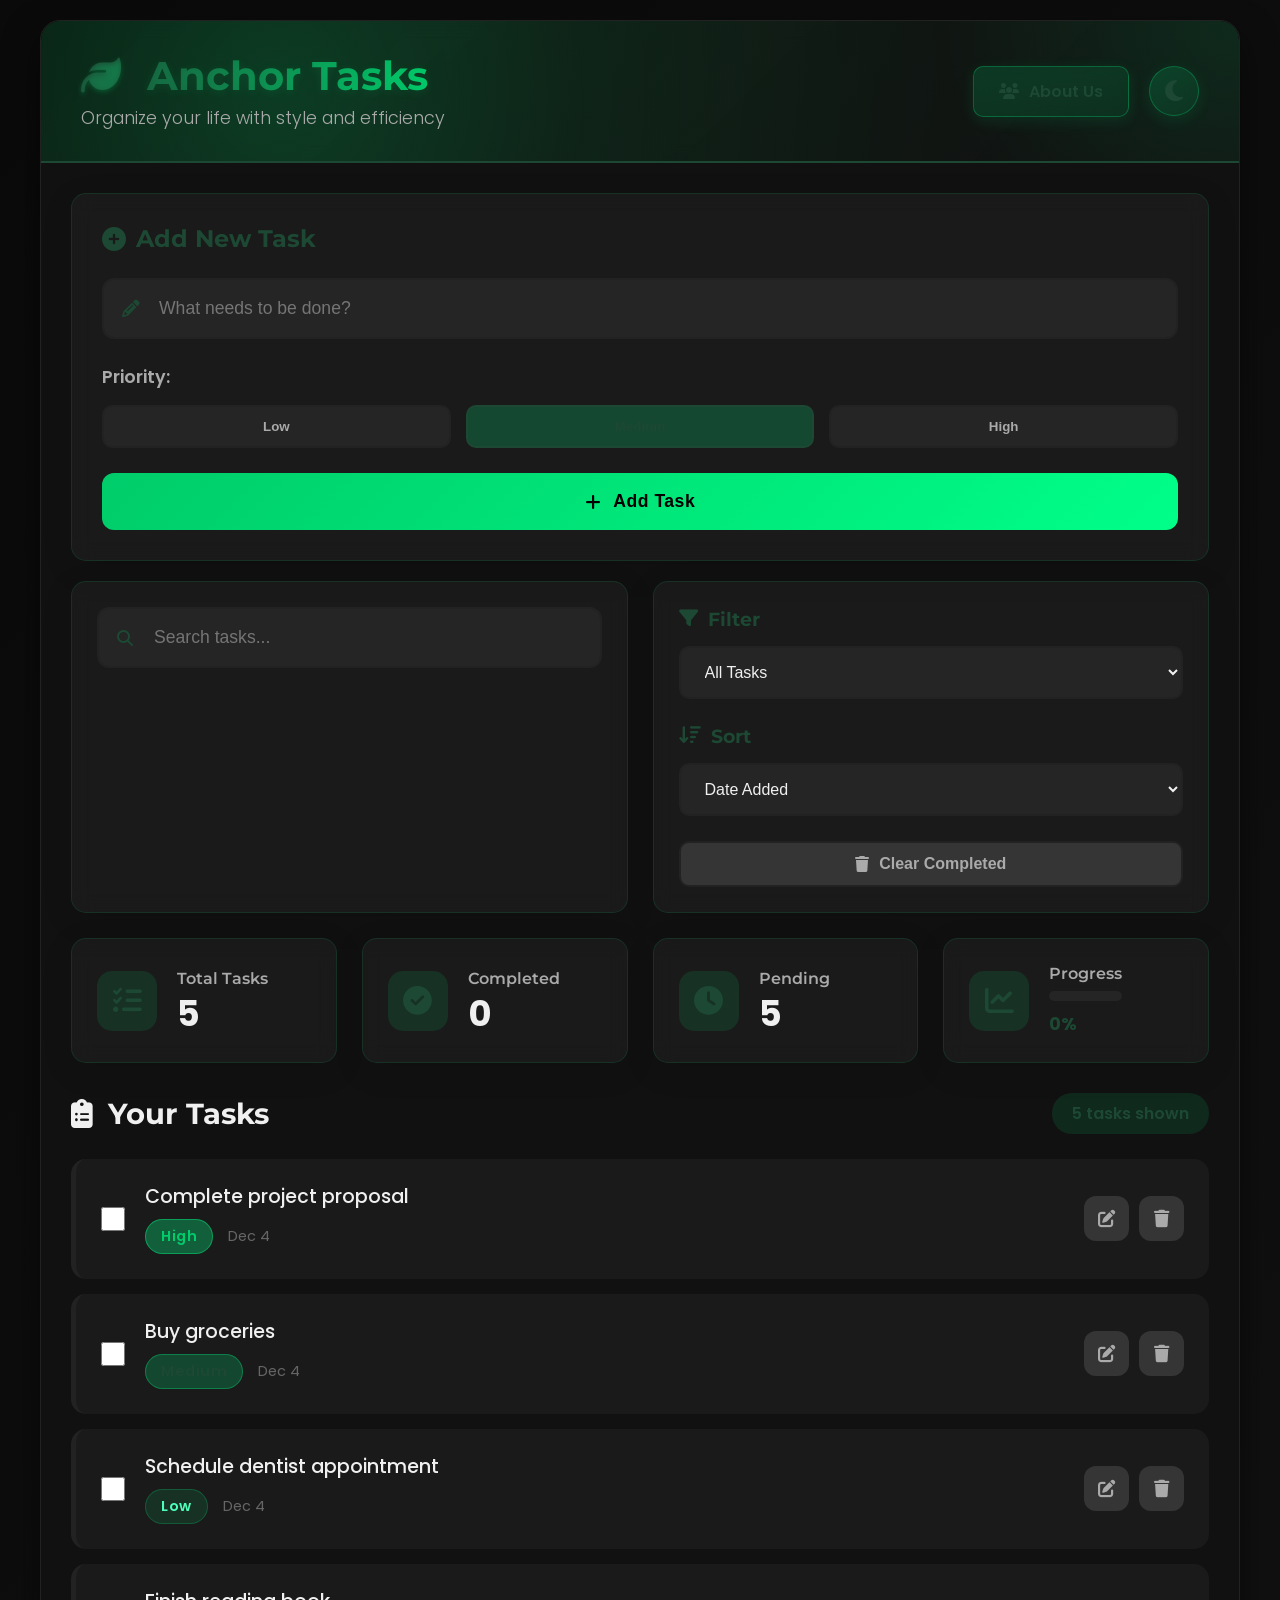
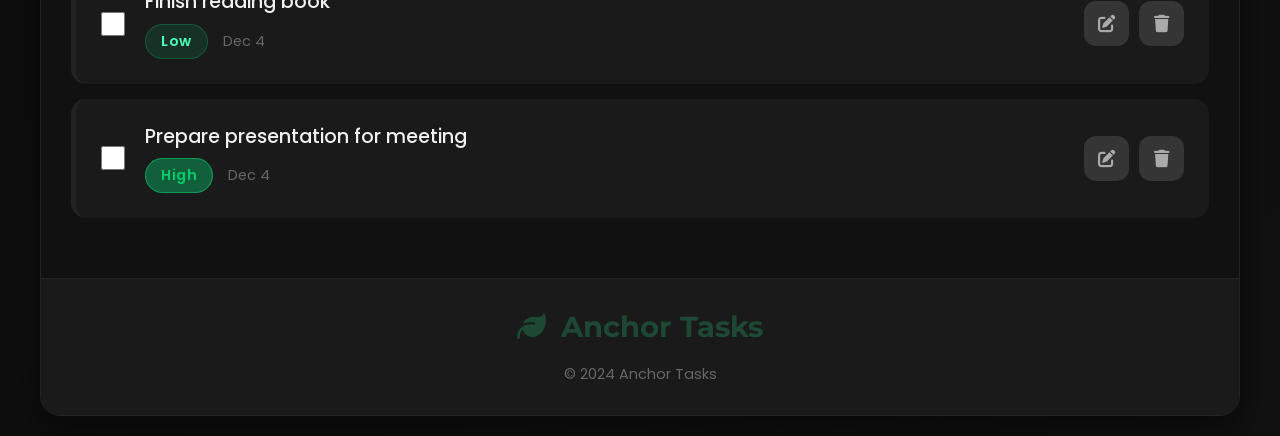
<file: frontend/index.html>
<!DOCTYPE html>
<html lang="en">
<head>
    <meta charset="UTF-8">
    <meta name="viewport" content="width=device-width, initial-scale=1.0">
    <title>Anchor Tasks</title>
    <link rel="icon" href="index.png" type="image/png">
    <link rel="stylesheet" href="style.css">
    <link rel="stylesheet" href="https://cdnjs.cloudflare.com/ajax/libs/font-awesome/6.4.0/css/all.min.css">
    <link href="https://fonts.googleapis.com/css2?family=Montserrat:wght@400;500;600;700&family=Poppins:wght@300;400;500&display=swap" rel="stylesheet">
</head>
<body>
    <div class="container">
        <!-- Header Section  haha i did some edit  -->
        <header class="header">
            <div class="header-content">
                <h1><i class="fas fa-leaf"></i> Anchor Tasks</h1>
                <p class="subtitle">Organize your life with style and efficiency</p>
            </div>
            <div class="header-actions">
                <a href="about.html" class="btn-about" target="_self">
                    <i class="fas fa-users"></i> About Us
                </a>
                <button id="themeToggle" class="theme-toggle">
                    <i class="fas fa-moon"></i>
                </button>
            </div>
        </header>

        <!-- Main Content -->
        <main class="main-content">
            <!-- Task Input Section -->
            <section class="input-section glassmorphism">
                <h2><i class="fas fa-plus-circle"></i> Add New Task</h2>
                <div class="input-group">
                    <div class="input-with-icon">
                        <i class="fas fa-pencil-alt"></i>
                        <input type="text" id="taskInput" placeholder="What needs to be done?">
                    </div>
                    <div class="priority-selector">
                        <label>Priority:</label>
                        <div class="priority-options">
                            <button class="priority-btn" data-priority="low">Low</button>
                            <button class="priority-btn active" data-priority="medium">Medium</button>
                            <button class="priority-btn" data-priority="high">High</button>
                        </div>
                    </div>
                    <button id="addTaskBtn" class="btn-primary">
                        <i class="fas fa-plus"></i> Add Task
                    </button>
                </div>
            </section>

            <!-- Control Section -->
            <section class="control-section">
                <div class="search-container glassmorphism">
                    <div class="search-with-icon">
                        <i class="fas fa-search"></i>
                        <input type="text" id="searchInput" placeholder="Search tasks...">
                    </div>
                </div>
                
                <div class="filter-container glassmorphism">
                    <div class="filter-group">
                        <h3><i class="fas fa-filter"></i> Filter</h3>
                        <select id="filterSelect">
                            <option value="all">All Tasks</option>
                            <option value="active">Active</option>
                            <option value="completed">Completed</option>
                        </select>
                    </div>
                    <div class="filter-group">
                        <h3><i class="fas fa-sort-amount-down"></i> Sort</h3>
                        <select id="sortSelect">
                            <option value="added">Date Added</option>
                            <option value="priority">Priority</option>
                            <option value="name">Task Name</option>
                        </select>
                    </div>
                    <button id="clearCompleted" class="btn-secondary">
                        <i class="fas fa-trash"></i> Clear Completed
                    </button>
                </div>
            </section>

            <!-- Statistics Section -->
            <section class="stats-section">
                <div class="stat-card glassmorphism">
                    <div class="stat-icon">
                        <i class="fas fa-tasks"></i>
                    </div>
                    <div class="stat-info">
                        <h3>Total Tasks</h3>
                        <p id="totalTasks" class="stat-number">0</p>
                    </div>
                </div>
                
                <div class="stat-card glassmorphism">
                    <div class="stat-icon">
                        <i class="fas fa-check-circle"></i>
                    </div>
                    <div class="stat-info">
                        <h3>Completed</h3>
                        <p id="completedTasks" class="stat-number">0</p>
                    </div>
                </div>
                
                <div class="stat-card glassmorphism">
                    <div class="stat-icon">
                        <i class="fas fa-clock"></i>
                    </div>
                    <div class="stat-info">
                        <h3>Pending</h3>
                        <p id="pendingTasks" class="stat-number">0</p>
                    </div>
                </div>
                
                <div class="stat-card glassmorphism">
                    <div class="stat-icon">
                        <i class="fas fa-chart-line"></i>
                    </div>
                    <div class="stat-info">
                        <h3>Progress</h3>
                        <div class="progress-container">
                            <div class="progress-bar">
                                <div id="progressFill" class="progress-fill"></div>
                            </div>
                            <span id="progressPercent" class="progress-text">0%</span>
                        </div>
                    </div>
                </div>
            </section>

            <!-- Task List Section -->
            <section class="task-list-section">
                <div class="section-header">
                    <h2><i class="fas fa-clipboard-list"></i> Your Tasks</h2>
                    <div class="task-count">
                        <span id="visibleTasks">0</span> tasks shown
                    </div>
                </div>
                
                <div id="taskList" class="task-list">
                    <!-- Tasks will be dynamically added here -->
                </div>
                
                <div id="emptyState" class="empty-state glassmorphism">
                    <div class="empty-icon">
                        <i class="fas fa-check-double"></i>
                    </div>
                    <h3>All caught up!</h3>
                    <p>No tasks to display. Add a new task above to get started.</p>
                </div>
            </section>
        </main>

        <!-- Footer -->
        <footer class="footer">
            <div class="footer-content">
                <div class="footer-brand">
                    <i class="fas fa-leaf"></i>
                    <span>Anchor Tasks</span>
                </div>
                <p class="footer-copyright">© 2024 Anchor Tasks</p>
            </div>
        </footer>
    </div>

    <!-- Edit Task Modal -->
    <div id="editModal" class="modal">
        <div class="modal-content glassmorphism">
            <div class="modal-header">
                <h2><i class="fas fa-edit"></i> Edit Task</h2>
                <span class="close-btn">&times;</span>
            </div>
            <div class="modal-body">
                <div class="modal-input-group">
                    <div class="input-with-icon">
                        <i class="fas fa-pencil-alt"></i>
                        <input type="text" id="editTaskInput" placeholder="Edit task...">
                    </div>
                    <div class="priority-selector">
                        <label>Priority:</label>
                        <div class="priority-options">
                            <button class="priority-btn" data-priority="low">Low</button>
                            <button class="priority-btn active" data-priority="medium">Medium</button>
                            <button class="priority-btn" data-priority="high">High</button>
                        </div>
                    </div>
                </div>
                <div class="modal-actions">
                    <button id="cancelEditBtn" class="btn-secondary">Cancel</button>
                    <button id="saveEditBtn" class="btn-primary">Save Changes</button>
                </div>
            </div>
        </div>
    </div>

    <!-- Confirmation Modal -->
    <div id="confirmModal" class="modal">
        <div class="modal-content glassmorphism confirm-modal">
            <div class="modal-body">
                <i class="fas fa-question-circle"></i>
                <h3 id="confirmMessage">Are you sure?</h3>
                <div class="modal-actions">
                    <button id="confirmCancelBtn" class="btn-secondary">Cancel</button>
                    <button id="confirmOkBtn" class="btn-primary">Confirm</button>
                </div>
            </div>
        </div>
    </div>

    <!-- Notification Toast -->
    <div id="notificationToast" class="toast">
        <div class="toast-content">
            <i class="fas fa-check-circle"></i>
            <span id="toastMessage">Task added successfully!</span>
        </div>
    </div>

    <script src="script.js"></script>
</body>
</html>
</file>
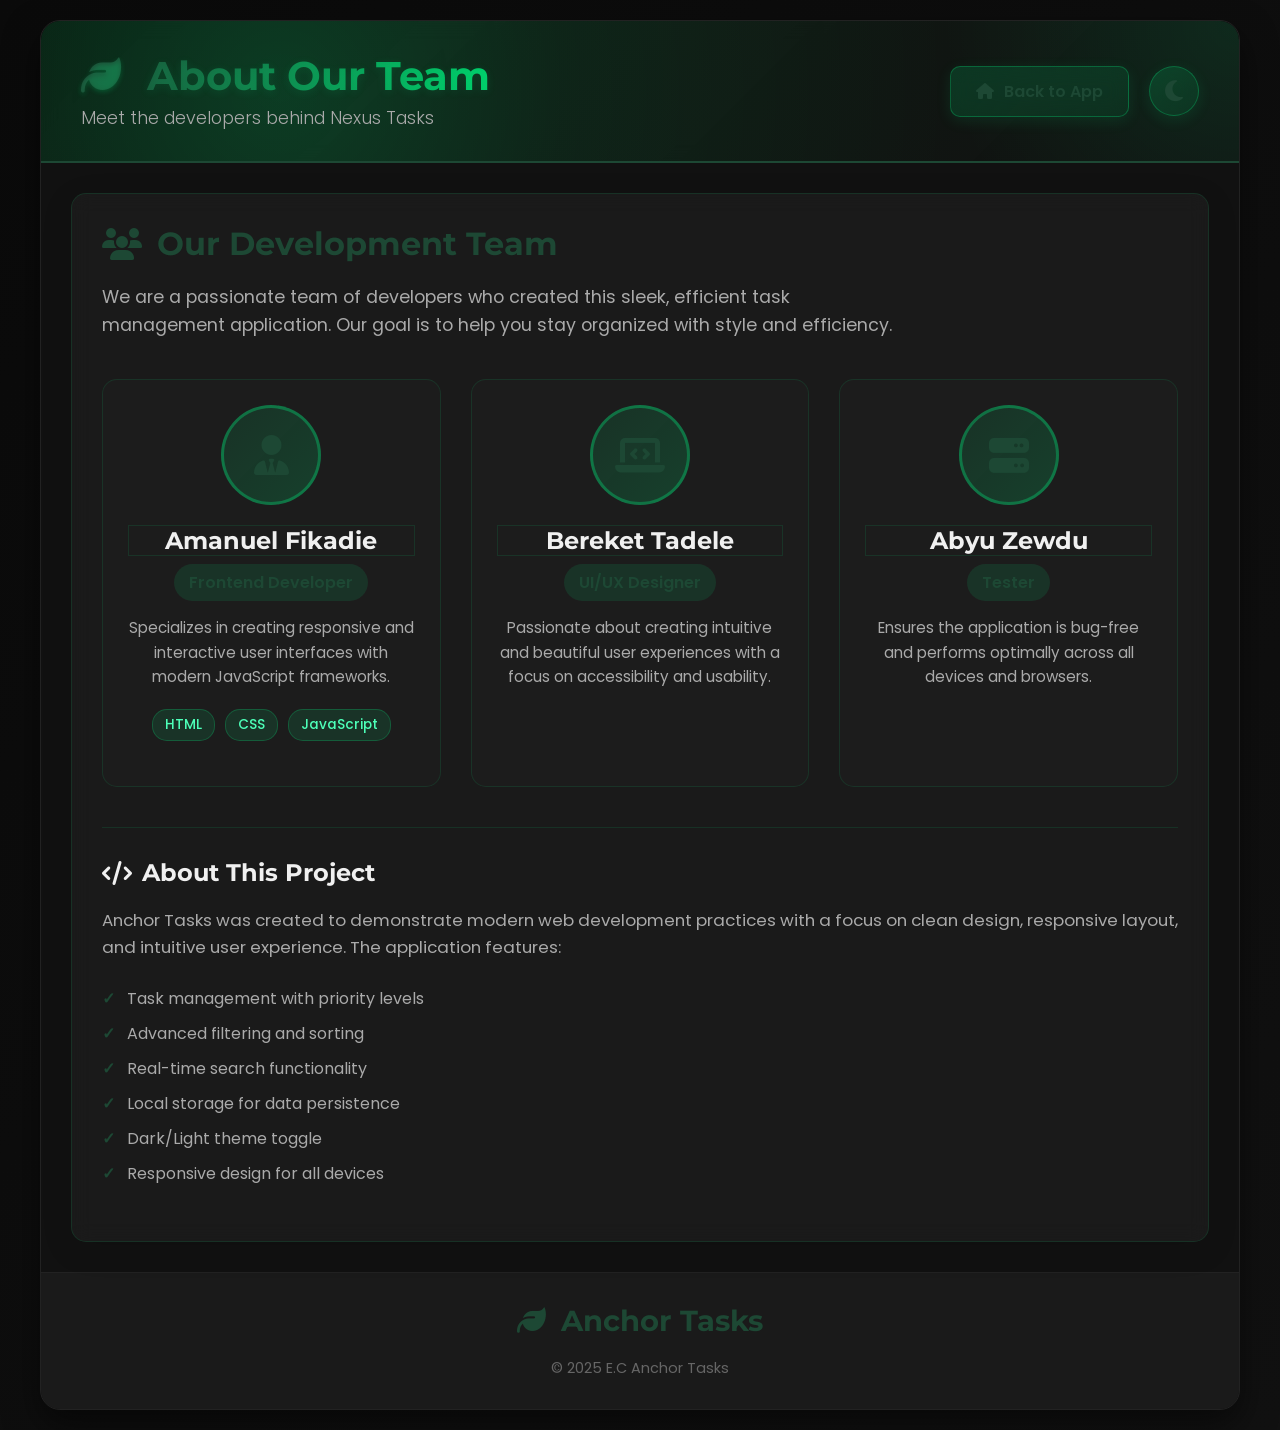
<file: frontend/about.html>
<!DOCTYPE html>
<html lang="en">
<head>
    <meta charset="UTF-8">
    <meta name="viewport" content="width=device-width, initial-scale=1.0">
    <title>About Us</title>
    <link rel="icon" href="team.png" type="image/png">
    <link rel="stylesheet" href="style.css">
    <link rel="stylesheet" href="https://cdnjs.cloudflare.com/ajax/libs/font-awesome/6.4.0/css/all.min.css">
    <link href="https://fonts.googleapis.com/css2?family=Montserrat:wght@400;500;600;700&family=Poppins:wght@300;400;500&display=swap" rel="stylesheet">
</head>
<body>
    <div class="container">
        <!-- Header Section -->
        <header class="header">
            <div class="header-content">
                <h1><i class="fas fa-leaf"></i> About Our Team</h1>
                <p class="subtitle">Meet the developers behind Nexus Tasks</p>
            </div>
            <div class="header-actions">
                <a href="index.html" class="btn-about" target="_self">
                    <i class="fas fa-home"></i> Back to App
                </a>
                <button id="themeToggle" class="theme-toggle">
                    <i class="fas fa-moon"></i>
                </button>
            </div>
        </header>

        <!-- Main Content -->
        <main class="main-content">
            <!-- About Section -->
            <section class="about-section glassmorphism">
                <h2><i class="fas fa-users"></i> Our Development Team</h2>
                <p class="about-description">
                    We are a passionate team of developers who created this sleek, efficient task management application. 
                    Our goal is to help you stay organized with style and efficiency.
                </p>
                
                <div class="developers-grid">
                    <!-- Developer 1 -->
                    <div class="developer-card">
                        <div class="developer-avatar">
                            <i class="fas fa-user-tie"></i>
                        </div>
                        <div class="developer-info">
                            <h3>Amanuel Fikadie</h3>
                            <p class="developer-role">Frontend Developer</p>
                            <p class="developer-bio">Specializes in creating responsive and interactive user interfaces with modern JavaScript frameworks.</p>
                            <div class="developer-skills">
                                <span class="skill-tag">HTML</span>
                                <span class="skill-tag">CSS</span>
                                <span class="skill-tag">JavaScript</span>
                            </div>
                        </div>
                    </div>
                    
                    <!-- Developer 2 -->
                    <div class="developer-card">
                        <div class="developer-avatar">
                            <i class="fas fa-laptop-code"></i>
                        </div>
                        <div class="developer-info">
                            <h3>Bereket Tadele</h3>
                            <p class="developer-role">UI/UX Designer</p>
                            <p class="developer-bio">Passionate about creating intuitive and beautiful user experiences with a focus on accessibility and usability.</p>

                        </div>
                    </div>
                    
                    <!-- Developer 3 -->
                    <div class="developer-card">
                        <div class="developer-avatar">
                            <i class="fas fa-server"></i>
                        </div>
                        <div class="developer-info">
                            <h3>Abyu Zewdu</h3>
                            <p class="developer-role">Tester</p>
                            <p class="developer-bio">Ensures the application is bug-free and performs optimally across all devices and browsers.</p>
                        </div>
                    </div>
                </div>
                
                <!-- Project Info -->
                <div class="project-info">
                    <h3><i class="fas fa-code"></i> About This Project</h3>
                    <p>Anchor Tasks was created to demonstrate modern web development practices with a focus on clean design, responsive layout, and intuitive user experience. The application features:</p>
                    <ul class="features-list">
                        <li>Task management with priority levels</li>
                        <li>Advanced filtering and sorting</li>
                        <li>Real-time search functionality</li>
                        <li>Local storage for data persistence</li>
                        <li>Dark/Light theme toggle</li>
                        <li>Responsive design for all devices</li>
                    </ul>
                </div>
            </section>
        </main>

        <!-- Footer -->
        <footer class="footer">
            <div class="footer-content">
                <div class="footer-brand">
                    <i class="fas fa-leaf"></i>
                    <span>Anchor Tasks</span>
                </div>
                <p class="footer-copyright">© 2025 E.C Anchor Tasks</p>
            </div>
        </footer>
    </div>

    <script src="script.js"></script>
</body>
</html>
</file>
<file: frontend/style.css>
/* Reset and Base Styles */
* {
    margin: 0;
    padding: 0;
    box-sizing: border-box;
    transition: background-color 0.3s ease, color 0.3s ease, border-color 0.3s ease;
}

:root {
    /* Dark Theme (Default) */
    --bg-primary: #0a0a0a;
    --bg-secondary: #111111;
    --bg-tertiary: rgba(30, 30, 30, 0.7);
    --bg-card: rgba(40, 40, 40, 0.8);
    --text-primary: #f0f0f0;
    --text-secondary: #aaa;
    --text-muted: #666;
    --accent-color: #1d4834;
    --accent-secondary: #00cc6a;
    --border-color: #222;
    --shadow-color: rgba(0, 0, 0, 0.5);
    --glass-bg: rgba(30, 30, 30, 0.7);
    --glass-border: rgba(0, 255, 136, 0.1);
    --button-primary: linear-gradient(135deg, #00cc6a 0%, #00ff88 100%);
    --button-secondary: rgba(60, 60, 60, 0.8);
    --button-secondary-hover: rgba(80, 80, 80, 0.8);
}

[data-theme="light"] {
    /* Light Theme */
    --bg-primary: #f5f7fa;
    --bg-secondary: #ffffff;
    --bg-tertiary: rgba(245, 247, 250, 0.7);
    --bg-card: rgba(255, 255, 255, 0.9);
    --text-primary: #333333;
    --text-secondary: #666666;
    --text-muted: #999999;
    --accent-color: #00994d;
    --accent-secondary: #007a3d;
    --border-color: #e0e0e0;
    --shadow-color: rgba(0, 0, 0, 0.1);
    --glass-bg: rgba(255, 255, 255, 0.7);
    --glass-border: rgba(0, 153, 77, 0.1);
    --button-primary: linear-gradient(135deg, #007a3d 0%, #00994d 100%);
    --button-secondary: rgba(240, 240, 240, 0.8);
    --button-secondary-hover: rgba(230, 230, 230, 0.8);
}

body {
    font-family: 'Poppins', sans-serif;
    background: var(--bg-primary);
    color: var(--text-primary);
    min-height: 100vh;
    padding: 20px;
    background: linear-gradient(135deg, var(--bg-primary) 0%, var(--bg-secondary) 100%);
}

.container {
    max-width: 1200px;
    margin: 0 auto;
    background: var(--bg-secondary);
    border-radius: 20px;
    overflow: hidden;
    box-shadow: 0 15px 35px var(--shadow-color);
    border: 1px solid var(--border-color);
}

/* Glassmorphism Effect */
.glassmorphism {
    background: var(--glass-bg);
    backdrop-filter: blur(10px);
    border-radius: 15px;
    border: 1px solid var(--glass-border);
    box-shadow: 0 8px 32px rgba(0, 0, 0, 0.1);
}

/* Header Styles - UPDATED */
.header {
    padding: 30px 40px;
    background: linear-gradient(135deg, 
        rgba(10, 25, 15, 0.9) 0%, 
        rgba(15, 30, 20, 0.8) 30%, 
        var(--bg-secondary) 100%);
    border-bottom: 2px solid var(--accent-color);
    display: flex;
    justify-content: space-between;
    align-items: center;
    position: relative;
    overflow: hidden;
    backdrop-filter: blur(10px);
}

.header::before {
    content: '';
    position: absolute;
    top: 0;
    left: 0;
    width: 100%;
    height: 100%;
    background: radial-gradient(
        circle at 20% 50%, 
        rgba(0, 255, 136, 0.15) 0%, 
        rgba(0, 255, 136, 0.05) 30%, 
        transparent 70%
    );
    pointer-events: none;
}

.header::after {
    content: '';
    position: absolute;
    top: 0;
    right: 0;
    width: 300px;
    height: 300px;
    background: radial-gradient(
        circle at 100% 0%, 
        rgba(0, 255, 136, 0.1) 0%, 
        transparent 70%
    );
    pointer-events: none;
}

.header-content h1 {
    font-family: 'Montserrat', sans-serif;
    font-size: 2.5rem;
    font-weight: 700;
    background: linear-gradient(90deg, var(--accent-color), var(--accent-secondary));
    -webkit-background-clip: text;
    background-clip: text;
    color: transparent;
    margin-bottom: 5px;
    text-shadow: 0 2px 10px rgba(0, 255, 136, 0.1);
    position: relative;
    z-index: 2;
}

.header-content h1 i {
    margin-right: 15px;
    text-shadow: 0 2px 5px rgba(0, 255, 136, 0.2);
}

.subtitle {
    font-size: 1.1rem;
    color: var(--text-secondary);
    font-weight: 300;
    position: relative;
    z-index: 2;
}

/* Light theme header adjustments */
[data-theme="light"] .header {
    background: linear-gradient(135deg, 
        rgba(230, 255, 240, 0.9) 0%, 
        rgba(220, 250, 235, 0.8) 30%, 
        var(--bg-secondary) 100%);
}

[data-theme="light"] .header::before {
    background: radial-gradient(
        circle at 20% 50%, 
        rgba(0, 153, 77, 0.1) 0%, 
        rgba(0, 153, 77, 0.05) 30%, 
        transparent 70%
    );
}

[data-theme="light"] .header::after {
    background: radial-gradient(
        circle at 100% 0%, 
        rgba(0, 153, 77, 0.08) 0%, 
        transparent 70%
    );
}

/* Header Actions */
.header-actions {
    display: flex;
    align-items: center;
    gap: 20px;
    position: relative;
    z-index: 2;
}

.btn-about {
    background: linear-gradient(135deg, 
        rgba(0, 255, 136, 0.15), 
        rgba(0, 204, 106, 0.1));
    color: var(--accent-color);
    border: 1.5px solid rgba(0, 255, 136, 0.25);
    padding: 12px 25px;
    border-radius: 10px;
    font-size: 1rem;
    font-weight: 600;
    cursor: pointer;
    transition: all 0.3s ease;
    display: flex;
    align-items: center;
    gap: 10px;
    text-decoration: none;
    backdrop-filter: blur(10px);
    box-shadow: 0 4px 15px rgba(0, 255, 136, 0.1);
}

.btn-about:hover {
    background: linear-gradient(135deg, 
        rgba(0, 255, 136, 0.25), 
        rgba(0, 204, 106, 0.2));
    transform: translateY(-2px);
    box-shadow: 0 6px 20px rgba(0, 255, 136, 0.2);
    border-color: rgba(0, 255, 136, 0.4);
}

/* Light theme button adjustments */
[data-theme="light"] .btn-about {
    background: linear-gradient(135deg, 
        rgba(0, 153, 77, 0.1), 
        rgba(0, 122, 61, 0.08));
    border: 1.5px solid rgba(0, 153, 77, 0.2);
    box-shadow: 0 4px 15px rgba(0, 153, 77, 0.05);
}

[data-theme="light"] .btn-about:hover {
    background: linear-gradient(135deg, 
        rgba(0, 153, 77, 0.18), 
        rgba(0, 122, 61, 0.15));
    box-shadow: 0 6px 20px rgba(0, 153, 77, 0.1);
    border-color: rgba(0, 153, 77, 0.3);
}

.theme-toggle {
    width: 50px;
    height: 50px;
    border-radius: 50%;
    background: linear-gradient(135deg, 
        rgba(0, 255, 136, 0.15), 
        rgba(0, 204, 106, 0.1));
    border: 1.5px solid rgba(0, 255, 136, 0.25);
    display: flex;
    align-items: center;
    justify-content: center;
    font-size: 1.5rem;
    color: var(--accent-color);
    cursor: pointer;
    transition: all 0.3s ease;
    backdrop-filter: blur(10px);
    box-shadow: 0 4px 15px rgba(0, 255, 136, 0.1);
}

.theme-toggle:hover {
    background: linear-gradient(135deg, 
        rgba(0, 255, 136, 0.25), 
        rgba(0, 204, 106, 0.2));
    transform: rotate(30deg) scale(1.05);
    box-shadow: 0 6px 20px rgba(0, 255, 136, 0.2);
    border-color: rgba(0, 255, 136, 0.4);
}

/* Light theme toggle adjustments */
[data-theme="light"] .theme-toggle {
    background: linear-gradient(135deg, 
        rgba(0, 153, 77, 0.1), 
        rgba(0, 122, 61, 0.08));
    border: 1.5px solid rgba(0, 153, 77, 0.2);
}

[data-theme="light"] .theme-toggle:hover {
    background: linear-gradient(135deg, 
        rgba(0, 153, 77, 0.18), 
        rgba(0, 122, 61, 0.15));
    border-color: rgba(0, 153, 77, 0.3);
}

/* Input Section */
.input-section {
    padding: 30px;
    margin: 30px;
    margin-bottom: 20px;
    transition: transform 0.3s ease;
}

.input-section:hover {
    transform: translateY(-5px);
}

.input-section h2 {
    font-family: 'Montserrat', sans-serif;
    font-size: 1.5rem;
    margin-bottom: 25px;
    color: var(--accent-color);
    display: flex;
    align-items: center;
    gap: 10px;
}

.input-group {
    display: flex;
    flex-direction: column;
    gap: 25px;
}

.input-with-icon {
    position: relative;
    flex: 1;
}

.input-with-icon i {
    position: absolute;
    left: 20px;
    top: 50%;
    transform: translateY(-50%);
    color: var(--accent-color);
    font-size: 1.1rem;
}

.input-with-icon input {
    width: 100%;
    padding: 18px 20px 18px 55px;
    background: var(--bg-card);
    border: 2px solid var(--border-color);
    border-radius: 12px;
    font-size: 1.1rem;
    color: var(--text-primary);
    transition: all 0.3s ease;
}

.input-with-icon input:focus {
    outline: none;
    border-color: var(--accent-color);
    box-shadow: 0 0 0 3px rgba(0, 255, 136, 0.2);
}

.priority-selector {
    display: flex;
    flex-direction: column;
    gap: 15px;
}

.priority-selector label {
    font-weight: 600;
    color: var(--text-secondary);
    font-size: 1.1rem;
}

.priority-options {
    display: flex;
    gap: 15px;
}

.priority-btn {
    padding: 12px 25px;
    background: var(--bg-card);
    border: 2px solid var(--border-color);
    border-radius: 10px;
    color: var(--text-secondary);
    font-weight: 600;
    cursor: pointer;
    transition: all 0.3s ease;
    flex: 1;
}

.priority-btn:hover {
    background: var(--button-secondary-hover);
    color: var(--text-primary);
}

.priority-btn.active {
    background: rgba(0, 255, 136, 0.15);
    border-color: var(--accent-color);
    color: var(--accent-color);
}

.priority-btn[data-priority="low"].active {
    background: rgba(0, 255, 136, 0.1);
    color: #4dffb8;
}

.priority-btn[data-priority="medium"].active {
    background: rgba(0, 255, 136, 0.2);
    color: var(--accent-color);
}

.priority-btn[data-priority="high"].active {
    background: rgba(0, 255, 136, 0.3);
    color: var(--accent-secondary);
}

.btn-primary {
    background: var(--button-primary);
    color: #000;
    border: none;
    padding: 18px 30px;
    border-radius: 12px;
    font-size: 1.1rem;
    font-weight: 700;
    cursor: pointer;
    transition: all 0.3s ease;
    display: flex;
    align-items: center;
    justify-content: center;
    gap: 12px;
    letter-spacing: 0.5px;
}

.btn-primary:hover {
    transform: translateY(-3px);
    box-shadow: 0 10px 20px rgba(0, 255, 136, 0.3);
}

.btn-primary:active {
    transform: translateY(-1px);
}

.btn-secondary {
    background: var(--button-secondary);
    color: var(--text-secondary);
    border: 2px solid var(--border-color);
    padding: 12px 25px;
    border-radius: 10px;
    font-size: 1rem;
    font-weight: 600;
    cursor: pointer;
    transition: all 0.3s ease;
    display: flex;
    align-items: center;
    justify-content: center;
    gap: 10px;
}

.btn-secondary:hover {
    background: var(--button-secondary-hover);
    color: var(--text-primary);
    border-color: #555;
}

/* Control Section */
.control-section {
    padding: 0 30px;
    display: grid;
    grid-template-columns: 1fr 1fr;
    gap: 25px;
    margin-bottom: 25px;
}

.search-container, .filter-container {
    padding: 25px;
}

.search-with-icon {
    position: relative;
}

.search-with-icon i {
    position: absolute;
    left: 20px;
    top: 50%;
    transform: translateY(-50%);
    color: var(--accent-color);
}

.search-with-icon input {
    width: 100%;
    padding: 18px 20px 18px 55px;
    background: var(--bg-card);
    border: 2px solid var(--border-color);
    border-radius: 12px;
    font-size: 1.1rem;
    color: var(--text-primary);
    transition: all 0.3s ease;
}

.search-with-icon input:focus {
    outline: none;
    border-color: var(--accent-color);
    box-shadow: 0 0 0 3px rgba(0, 255, 136, 0.2);
}

.filter-container {
    display: flex;
    flex-direction: column;
    gap: 25px;
}

.filter-group h3 {
    font-family: 'Montserrat', sans-serif;
    font-size: 1.2rem;
    margin-bottom: 15px;
    color: var(--accent-color);
    display: flex;
    align-items: center;
    gap: 10px;
}

.filter-group select {
    width: 100%;
    padding: 15px 20px;
    background: var(--bg-card);
    border: 2px solid var(--border-color);
    border-radius: 10px;
    font-size: 1rem;
    color: var(--text-primary);
    cursor: pointer;
    transition: all 0.3s ease;
}

.filter-group select:focus {
    outline: none;
    border-color: var(--accent-color);
}

/* Statistics Section */
.stats-section {
    padding: 0 30px;
    display: grid;
    grid-template-columns: repeat(auto-fit, minmax(240px, 1fr));
    gap: 25px;
    margin-bottom: 30px;
}

.stat-card {
    padding: 25px;
    display: flex;
    align-items: center;
    gap: 20px;
    transition: transform 0.3s ease;
}

.stat-card:hover {
    transform: translateY(-5px);
}

.stat-icon {
    width: 60px;
    height: 60px;
    border-radius: 15px;
    background: rgba(0, 255, 136, 0.1);
    display: flex;
    align-items: center;
    justify-content: center;
    font-size: 1.8rem;
    color: var(--accent-color);
    flex-shrink: 0;
}

.stat-info h3 {
    font-family: 'Montserrat', sans-serif;
    font-size: 1rem;
    color: var(--text-secondary);
    margin-bottom: 8px;
    font-weight: 600;
}

.stat-number {
    font-size: 2.2rem;
    font-weight: 700;
    color: var(--text-primary);
    line-height: 1;
}

.progress-container {
    width: 100%;
}

.progress-bar {
    width: 100%;
    height: 10px;
    background: var(--bg-card);
    border-radius: 5px;
    margin-bottom: 10px;
    overflow: hidden;
}

.progress-fill {
    height: 100%;
    background: linear-gradient(90deg, var(--accent-secondary), var(--accent-color));
    width: 0%;
    border-radius: 5px;
    transition: width 1s cubic-bezier(0.34, 1.56, 0.64, 1);
}

.progress-text {
    font-size: 1.1rem;
    font-weight: 700;
    color: var(--accent-color);
}

/* Task List Section */
.task-list-section {
    padding: 30px;
    padding-top: 0;
}

.section-header {
    display: flex;
    justify-content: space-between;
    align-items: center;
    margin-bottom: 25px;
}

.section-header h2 {
    font-family: 'Montserrat', sans-serif;
    font-size: 1.8rem;
    color: var(--text-primary);
    display: flex;
    align-items: center;
    gap: 15px;
}

.task-count {
    background: rgba(0, 255, 136, 0.1);
    padding: 8px 20px;
    border-radius: 20px;
    color: var(--accent-color);
    font-weight: 600;
    font-size: 1rem;
}

.task-list {
    display: flex;
    flex-direction: column;
    gap: 15px;
}

.task-item {
    padding: 25px;
    display: flex;
    align-items: center;
    gap: 20px;
    background: var(--bg-tertiary);
    border-radius: 15px;
    border-left: 5px solid var(--border-color);
    transition: all 0.3s ease;
    position: relative;
    overflow: hidden;
}

.task-item:hover {
    background: var(--bg-card);
    transform: translateX(5px);
}

.task-item.completed {
    opacity: 0.8;
    border-left-color: var(--accent-color);
}

.task-item.completed::before {
    content: '';
    position: absolute;
    top: 0;
    left: 0;
    width: 100%;
    height: 100%;
    background: rgba(0, 255, 136, 0.05);
}

.task-checkbox {
    width: 24px;
    height: 24px;
    cursor: pointer;
    accent-color: var(--accent-color);
    flex-shrink: 0;
}

.task-content {
    flex: 1;
    display: flex;
    flex-direction: column;
    gap: 8px;
}

.task-text {
    font-size: 1.2rem;
    font-weight: 500;
    color: var(--text-primary);
    line-height: 1.4;
}

.task-item.completed .task-text {
    text-decoration: line-through;
    color: var(--text-secondary);
}

.task-meta {
    display: flex;
    align-items: center;
    gap: 15px;
}

.task-priority {
    padding: 6px 15px;
    border-radius: 20px;
    font-size: 0.9rem;
    font-weight: 600;
    letter-spacing: 0.5px;
}

.priority-low {
    background: rgba(0, 255, 136, 0.1);
    color: #4dffb8;
    border: 1px solid rgba(0, 255, 136, 0.2);
}

.priority-medium {
    background: rgba(0, 255, 136, 0.2);
    color: var(--accent-color);
    border: 1px solid rgba(0, 255, 136, 0.3);
}

.priority-high {
    background: rgba(0, 255, 136, 0.3);
    color: var(--accent-secondary);
    border: 1px solid rgba(0, 255, 136, 0.4);
}

.task-date {
    font-size: 0.9rem;
    color: var(--text-muted);
}

.task-actions {
    display: flex;
    gap: 10px;
}

.btn-icon {
    width: 45px;
    height: 45px;
    border-radius: 12px;
    border: none;
    background: var(--button-secondary);
    color: var(--text-secondary);
    cursor: pointer;
    display: flex;
    align-items: center;
    justify-content: center;
    font-size: 1.1rem;
    transition: all 0.3s ease;
}

.btn-icon:hover {
    background: var(--button-secondary-hover);
    color: var(--text-primary);
    transform: translateY(-3px);
}

.edit-btn:hover {
    color: var(--accent-color);
}

.delete-btn:hover {
    color: #ff4444;
}

.empty-state {
    padding: 60px 30px;
    text-align: center;
    margin-top: 30px;
}

.empty-icon {
    font-size: 4rem;
    color: rgba(0, 255, 136, 0.3);
    margin-bottom: 25px;
}

.empty-state h3 {
    font-family: 'Montserrat', sans-serif;
    font-size: 1.8rem;
    color: var(--text-primary);
    margin-bottom: 15px;
}

.empty-state p {
    color: var(--text-secondary);
    font-size: 1.1rem;
    max-width: 400px;
    margin: 0 auto;
    line-height: 1.6;
}

/* About Page Styles */
.about-section {
    padding: 30px;
    margin: 30px;
}

.about-section h2 {
    font-family: 'Montserrat', sans-serif;
    font-size: 2rem;
    color: var(--accent-color);
    margin-bottom: 20px;
    display: flex;
    align-items: center;
    gap: 15px;
}

.about-description {
    font-size: 1.1rem;
    line-height: 1.6;
    color: var(--text-secondary);
    margin-bottom: 40px;
    max-width: 800px;
}

.developers-grid {
    display: grid;
    grid-template-columns: repeat(auto-fit, minmax(300px, 1fr));
    gap: 30px;
    margin-bottom: 40px;
}

.developer-card {
    background: var(--bg-tertiary);
    border-radius: 15px;
    padding: 25px;
    border: 1px solid var(--glass-border);
    transition: all 0.3s ease;
    display: flex;
    flex-direction: column;
    align-items: center;
    text-align: center;
     position: relative; /* ✅ ensure stacking context */
    overflow: hidden; /* ✅ prevent overflow artifacts */
}

.developer-card:hover {
    transform: translateY(-10px);
    border-color: var(--accent-color);
    box-shadow: 0 15px 30px var(--shadow-color);
    z-index: 10; 
}

.developer-avatar {
    width: 100px;
    height: 100px;
    border-radius: 50%;
    background: linear-gradient(135deg, rgba(0, 255, 136, 0.1), rgba(0, 204, 106, 0.2));
    display: flex;
    align-items: center;
    justify-content: center;
    font-size: 2.5rem;
    color: var(--accent-color);
    margin-bottom: 20px;
    border: 3px solid rgba(0, 255, 136, 0.3);
}

.developer-info h3 {
    font-family: 'Montserrat', sans-serif;
    font-size: 1.5rem;
    border: 1px solid var(--glass-border);
    color: var(--text-primary);
    margin-bottom: 8px;
}

.developer-role {
    color: var(--accent-color);
    font-weight: 600;
    font-size: 1rem;
    margin-bottom: 15px;
    padding: 6px 15px;
    background: rgba(0, 255, 136, 0.1);
    border-radius: 20px;
    display: inline-block;
}

.developer-bio {
    color: var(--text-secondary);
    font-size: 0.95rem;
    line-height: 1.6;
    margin-bottom: 20px;
}

.developer-skills {
    display: flex;
    flex-wrap: wrap;
    justify-content: center;
    gap: 10px;
    margin-bottom: 20px;
}

.skill-tag {
    background: rgba(0, 255, 136, 0.1);
    color: #4dffb8;
    padding: 5px 12px;
    border-radius: 15px;
    font-size: 0.85rem;
    font-weight: 500;
    border: 1px solid rgba(0, 255, 136, 0.2);
}

/* Project Info */
.project-info {
    margin-top: 40px;
    padding-top: 30px;
    border-top: 1px solid var(--glass-border);
}

.project-info h3 {
    font-family: 'Montserrat', sans-serif;
    font-size: 1.5rem;
    color: var(--text-primary);
    margin-bottom: 20px;
    display: flex;
    align-items: center;
    gap: 10px;
}

.project-info p {
    color: var(--text-secondary);
    line-height: 1.6;
    margin-bottom: 25px;
    font-size: 1.05rem;
}

.features-list {
    list-style: none;
    margin-bottom: 25px;
    padding-left: 0;
}

.features-list li {
    color: var(--text-secondary);
    margin-bottom: 10px;
    padding-left: 25px;
    position: relative;
}

.features-list li:before {
    content: '✓';
    position: absolute;
    left: 0;
    color: var(--accent-color);
    font-weight: bold;
}

.tech-stack {
    display: flex;
    flex-wrap: wrap;
    gap: 15px;
}

.tech-tag {
    background: rgba(0, 255, 136, 0.15);
    color: var(--accent-color);
    padding: 8px 18px;
    border-radius: 20px;
    font-weight: 600;
    border: 1px solid rgba(0, 255, 136, 0.3);
    font-size: 0.9rem;
}

/* Footer */
.footer {
    padding: 30px;
    background: var(--bg-tertiary);
    border-top: 1px solid var(--border-color);
    margin-top: 30px;
}

.footer-content {
    display: flex;
    flex-direction: column;
    align-items: center;
    gap: 20px;
}

.footer-brand {
    display: flex;
    align-items: center;
    gap: 15px;
    font-family: 'Montserrat', sans-serif;
    font-size: 1.8rem;
    font-weight: 700;
    color: var(--accent-color);
}

.footer-copyright {
    color: var(--text-muted);
    font-size: 0.9rem;
    text-align: center;
}

/* Modal Styles */
.modal {
    display: none;
    position: fixed;
    top: 0;
    left: 0;
    width: 100%;
    height: 100%;
    background: rgba(0, 0, 0, 0.8);
    z-index: 1000;
    justify-content: center;
    align-items: center;
    backdrop-filter: blur(5px);
}

.modal-content {
    width: 90%;
    max-width: 500px;
    animation: modalAppear 0.3s ease-out;
}

@keyframes modalAppear {
    from {
        opacity: 0;
        transform: translateY(-50px) scale(0.9);
    }
    to {
        opacity: 1;
        transform: translateY(0) scale(1);
    }
}

.modal-header {
    padding: 25px 30px;
    border-bottom: 1px solid var(--glass-border);
    display: flex;
    justify-content: space-between;
    align-items: center;
}

.modal-header h2 {
    font-family: 'Montserrat', sans-serif;
    font-size: 1.8rem;
    color: var(--accent-color);
    display: flex;
    align-items: center;
    gap: 15px;
}

.close-btn {
    font-size: 2rem;
    color: var(--text-secondary);
    cursor: pointer;
    transition: color 0.3s ease;
    line-height: 1;
}

.close-btn:hover {
    color: var(--text-primary);
}

.modal-body {
    padding: 30px;
}

.modal-input-group {
    display: flex;
    flex-direction: column;
    gap: 25px;
    margin-bottom: 30px;
}

.modal-actions {
    display: flex;
    gap: 15px;
    justify-content: flex-end;
}

.confirm-modal {
    max-width: 400px;
    text-align: center;
}

.confirm-modal i {
    font-size: 4rem;
    color: var(--accent-color);
    margin-bottom: 25px;
}

.confirm-modal h3 {
    font-family: 'Montserrat', sans-serif;
    font-size: 1.5rem;
    margin-bottom: 30px;
    color: var(--text-primary);
}

/* Toast Notification */
.toast {
    position: fixed;
    bottom: 30px;
    right: 30px;
    background: var(--bg-tertiary);
    padding: 20px 25px;
    border-radius: 12px;
    border-left: 5px solid var(--accent-color);
    display: flex;
    align-items: center;
    gap: 15px;
    z-index: 1001;
    transform: translateX(150%);
    transition: transform 0.5s cubic-bezier(0.34, 1.56, 0.64, 1);
    max-width: 350px;
}

.toast.show {
    transform: translateX(0);
}

.toast-content {
    display: flex;
    align-items: center;
    gap: 15px;
}

.toast-content i {
    font-size: 1.5rem;
    color: var(--accent-color);
}

.toast-content span {
    font-weight: 600;
    color: var(--text-primary);
}

/* Responsive Design */
@media (max-width: 992px) {
    .control-section {
        grid-template-columns: 1fr;
    }
    
    .stats-section {
        grid-template-columns: repeat(2, 1fr);
    }
    
    .developers-grid {
        grid-template-columns: repeat(2, 1fr);
    }
}

@media (max-width: 768px) {
    .header {
        flex-direction: column;
        gap: 25px;
        text-align: center;
    }
    
    .header-content h1 {
        font-size: 2rem;
    }
    
    .header-actions {
        flex-direction: column;
        gap: 15px;
        width: 100%;
    }
    
    .btn-about {
        width: 100%;
        justify-content: center;
    }
    
    .stats-section {
        grid-template-columns: 1fr;
    }
    
    .priority-options {
        flex-direction: column;
    }
    
    .modal-actions {
        flex-direction: column;
    }
    
    .developers-grid {
        grid-template-columns: 1fr;
        
    }
}

@media (max-width: 480px) {
    .container {
        border-radius: 15px;
    }
    
    .header, .input-section, .control-section, .task-list-section, 
    .footer, .about-section, .stats-section {
        padding: 20px;
    }
    
    .task-item {
        flex-direction: column;
        align-items: flex-start;
        gap: 15px;
    }
    
    .task-actions {
        align-self: flex-end;
    }
}
</file>
